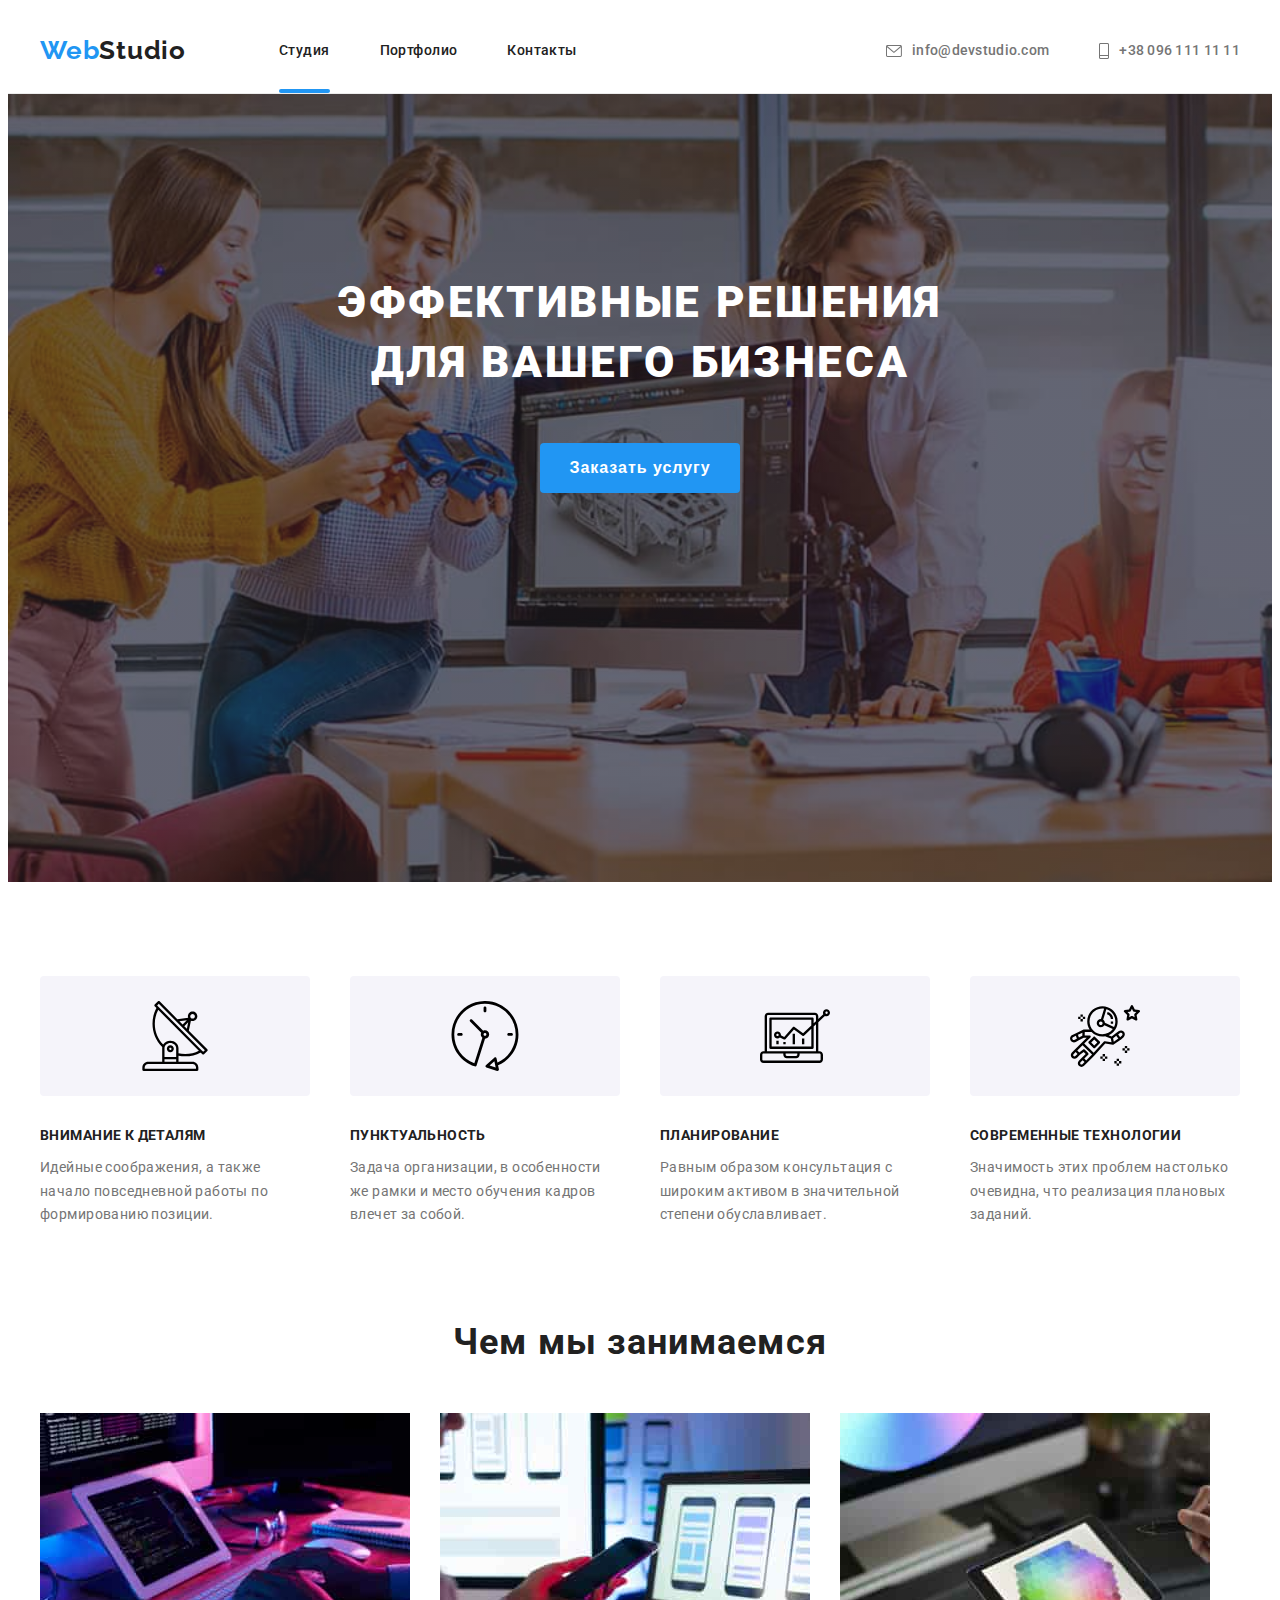
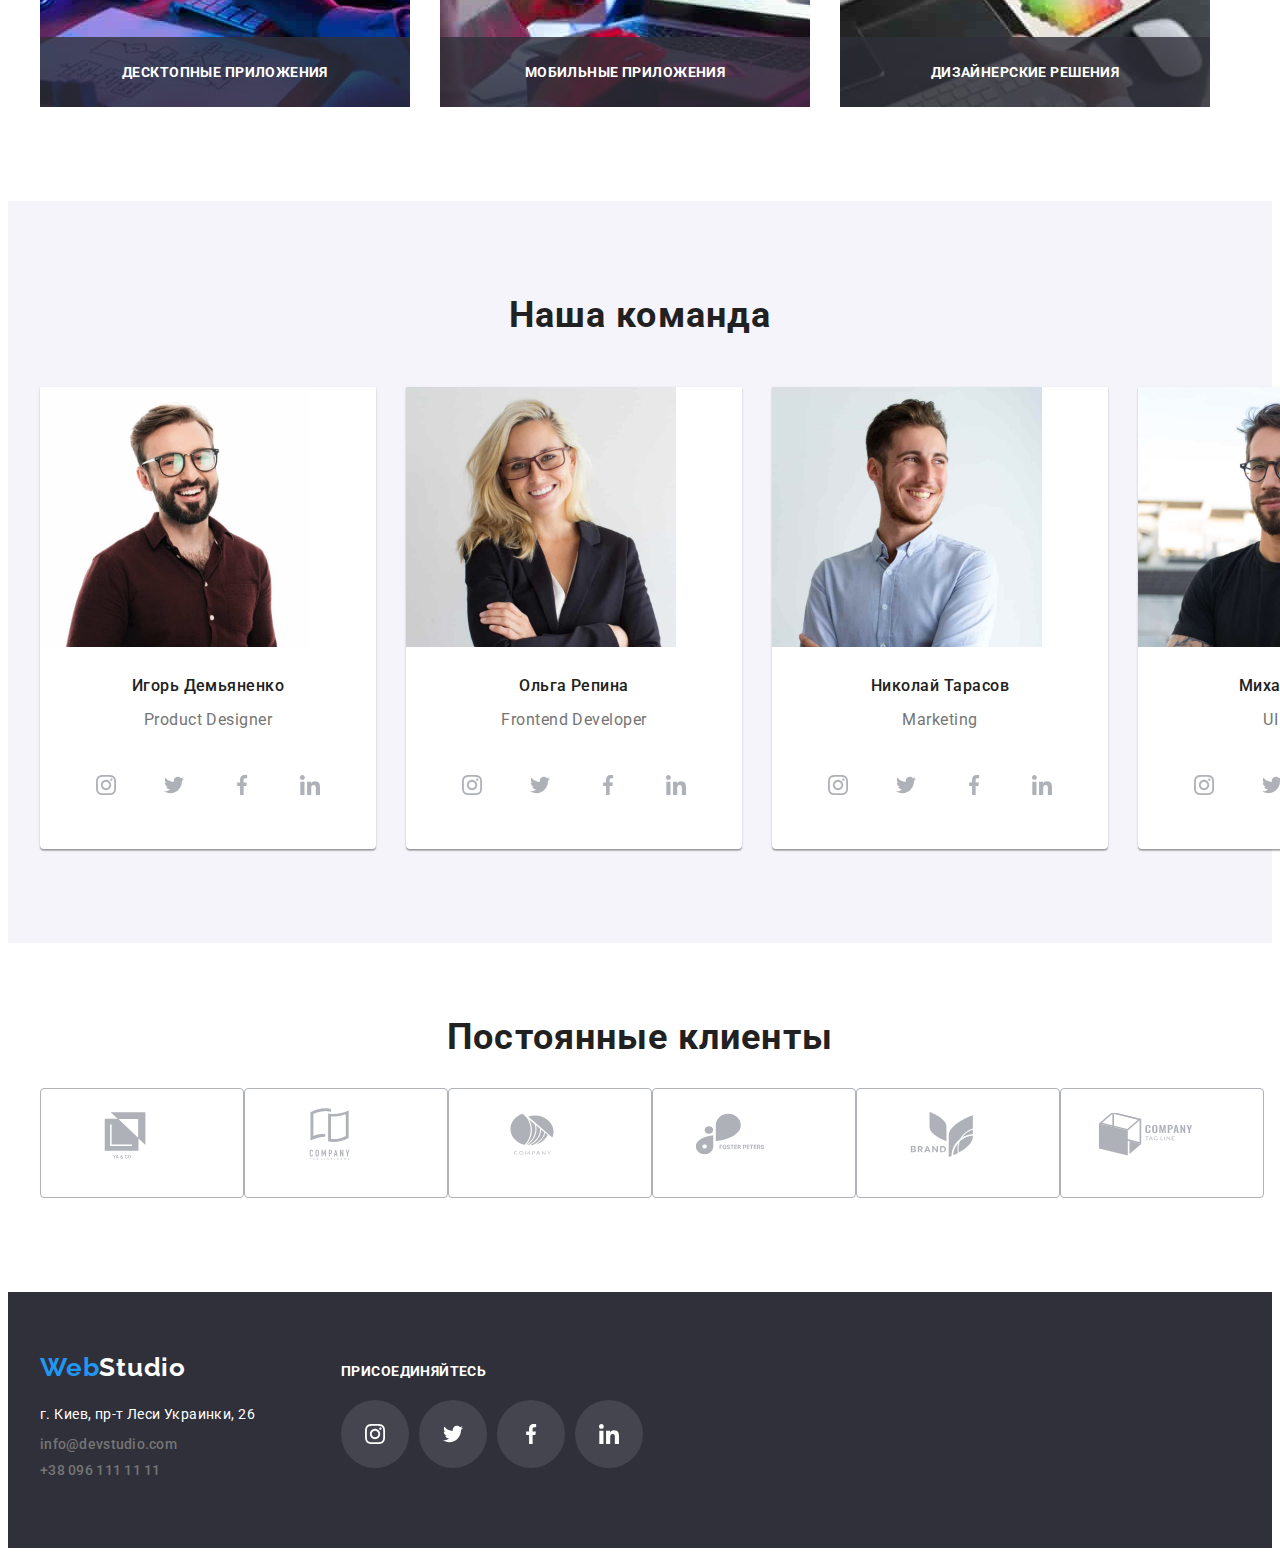
<file: index.html>
<!DOCTYPE html>
<html lang="ru">
<head>
    <meta charset="UTF-8">
    <meta http-equiv="X-UA-Compatible" content="IE=edge">
    <meta name="viewport" content="width=device-width, initial-scale=1.0">    
    <link rel="preconnect" href="https://fonts.googleapis.com">
    <link rel="preconnect" href="https://fonts.gstatic.com" crossorigin>
    <link href="https://fonts.googleapis.com/css2?family=Raleway:wght@700&family=Roboto:wght@400;500;700;900&display=swap"
          rel="stylesheet">    
    <link rel="stylesheet" href="https://cdnjs.cloudflare.com/ajax/libs/modern-normalize/1.1.0/modern-normalize.min.css"
      integrity="sha512-wpPYUAdjBVSE4KJnH1VR1HeZfpl1ub8YT/NKx4PuQ5NmX2tKuGu6U/JRp5y+Y8XG2tV+wKQpNHVUX03MfMFn9Q=="
      crossorigin="anonymous" referrerpolicy="no-referrer"/>
    <link rel="stylesheet" href="./css/styles.css">
    
   
    <title>goit-markup-hw-05</title>
</head>
<body>
                               <!-- /* навигация */ -->
  <header class="header ">
    <div class="container contact-heder-nav">
      <nav class=" main-nav">
      <a href="./index.html" class="logo-link">Web<span class="color">Studio</span></a> 
        
      <ul class="site-nav list">
         <li class="item">
             <a href="./index.html" class="link current-header">Студия</a>
        </li>
         <li class="item">
             <a href="./portfolio.html" class="link">Портфолио</a>
         </li>
         <li class="item">
             <a href="#" class="link">Контакты</a>
         </li>
     </ul>
    </nav>
    <ul class="contact-site list">
      <li class="item">
        <a href="mailto:info@devstudio.com" class="contact-link" >
          <svg class="icon-mail">
            <use href="./images-svg/icon-svg/sprite.svg#icon-email"></use>
          </svg> info@devstudio.com</a>
      </li>
      <li class="item">
        <a href="tel:+380961111111" class="contact-link"><svg class="icon-phone">
          <use href="./images-svg/icon-svg/sprite.svg#icon-phone"></use>
        </svg>+38 096 111 11 11</a>
      </li>
    </ul>
    </div>
  </header>

  <main>         
                       <!-- герой-шапка сайта       -->
<section class="section hero-section overlay">  
  <div class="container hero">
      <h1 class="hero-title">Эффективные решения для вашего бизнеса</h1>
      <button  type="button" class="pointer-main" data-modal-open>Заказать услугу</button> 

      <div class="backdrop is-hidden" data-modal>   
        <div class="modal">
       <button  class="button-close" data-modal-close>
        <svg class="icon-close" width="18" height="18">
          <use href="./images-svg/icon-svg/sprite.svg#icon-close">
          </use>
        </svg>
       </button>  
       </div>
      </div>
      
   </div>
</section>
                <!-- /* Преймущество */ -->
<section  class="section advantage-section">
  <div class="container">
      <h2 class="advantage">Преимущество</h2>
     <ul class="advantage-list">
      <li class="item features">
        <div class="features-icons">
        <svg class="features-icon" width="70" height="70" >
          <use href="./images-svg/icon-svg/sprite.svg#icon-1"  ></use>
        </svg>
      </div>
        <h3 class="advantage-title">Внимание к деталям</h3>
        <p class="title">Идейные соображения, а также начало повседневной работы по формированию позиции.</p>
      </li>
      <li class="item features">
        <div class="features-icons">
          <svg class="features-icon" width="70" height="70" >
            <use href="./images-svg/icon-svg/sprite.svg#icon-2"></use>
          </svg>
        </div>
        <h3 class="advantage-title">Пунктуальность</h3>
        <p class="title">Задача организации, в особенности же рамки и место обучения кадров влечет за собой.</p>
      </li>
      <li class="item features">
        <div class="features-icons">
          <svg class="features-icon" width="70" height="70">
            <use href="./images-svg/icon-svg/sprite.svg#icon-3"></use>
          </svg>
        </div>
        <h3 class="advantage-title">Планирование</h3>
        <p class="title">Равным образом консультация с широким активом в значительной степени обуславливает.</p>
    </li>   
      <li class="item features">
        <div class="features-icons">
          <svg class="features-icon"  width="70" height="70">
            <use href="./images-svg/icon-svg/sprite.svg#icon-4" ></use>
          </svg>
        </div>
        <h3 class="advantage-title">Современные технологии</h3>
        <p class="title">Значимость этих проблем настолько очевидна, что реализация плановых заданий.</p>
      </li>
     </ul>
      </div>
     </section>
    
                      <!-- - /* Чем мы занимаемся */ -->
     <section class="section work-section">
      <div class="container">
        <h2 class="work-title">Чем мы занимаемся</h2>
      <ul class="work">
           <li class="work-images">
            <div class="work-desktop">
               <img  src="./images-svg/images-main_page/img1.jpg" width="370" alt="Планирование">
                <p class="work-text">Десктопные приложения</p>
            </div>
          </li>
           <li class="work-images">
             <div  class="work-desktop">
              <img src="./images-svg/images-main_page/img2.jpg" width="370" alt="Внимание к деталям">
               <p class="work-text">Мобильные приложения</p>
            </div>
          </li>
           <li class="work-images">
             <div class="work-desktop">
             <img src="./images-svg/images-main_page/img3.jpg" width="370" alt="Современные технологии">
             <p class="work-text">Дизайнерские решения</p>
             </div>
          </li>
       </ul>
      </div>
     </section>
                      <!-- наша команда -->
     <section class="section team">
        <div class="container">                
       <h2 class="title">Наша команда</h2>
    <ul class="team">
       <li class="team-border">
         <img class="team-img" src="./images-svg/images-main_page/IgorDemyanenko.jpg" width="270" alt="Product Designer">
         <h3 class="team-title">Игорь Демьяненко </h3>
         <p class="team-text">Product Designer</p>
         <ul class="team-social"> 
         <li class="social">
          <a class="social-link" href="#">
            <div class="hover-social-link">
            <svg class="social-icon" width="20" height="20" aria-label="Instagram">
              <use href="images-svg/icon-svg/sprite.svg#instagram"></use>
            </svg>
          </div>
          </a>
        </li>
        <li class="social">
          <a class="social-link" href="#">
            <div class="hover-social-link">
            <svg class="social-icon" width="20" height="20"  aria-label="Twitter">
              <use href="images-svg/icon-svg/sprite.svg#twiter"></use>
            </svg>
          </div>
          </a>
        </li>
        <li class="social">
          <a class="social-link" href="#">
            <div class="hover-social-link">
            <svg class="social-icon" width="20" height="20" aria-label="Facebook">
              <use href="images-svg/icon-svg/sprite.svg#facebook"></use>
            </svg>
          </div>
          </a>
        </li>
        <li class="social">
          <a class="social-link" href="#">
            <div class="hover-social-link">
            <svg class="social-icon" width="20" height="20" aria-label="LinkedIn">
              <use href="images-svg/icon-svg/sprite.svg#linkedin"></use>
            </svg>
          </div>
          </a>
        </li>
       </ul>
       <li class="team-border">
         <img class="team-img" src="./images-svg/images-main_page/OlgaRepa.jpg" width="270" alt="Frontend Developer">
         <h3 class="team-title">Ольга Репина</h3>
         <p class="team-text">Frontend Developer</p>
         <ul class="team-social"> 
          <li class="social">
            <a class="social-link" href="#">
              <div class="hover-social-link">
              <svg class="social-icon" width="20" height="20" aria-label="Instagram">
                <use href="images-svg/icon-svg/sprite.svg#instagram"></use>
              </svg>
            </div>
            </a>
          </li>
          <li class="social">
            <a class="social-link" href="#">
              <div class="hover-social-link">
              <svg class="social-icon" width="20" height="20"  aria-label="Twitter">
                <use href="images-svg/icon-svg/sprite.svg#twiter"></use>
              </svg>
            </div>
            </a>
          </li>
          <li class="social">
            <a class="social-link" href="#">
              <div class="hover-social-link">
              <svg class="social-icon" width="20" height="20" aria-label="Facebook">
                <use href="images-svg/icon-svg/sprite.svg#facebook"></use>
              </svg>
            </div>
            </a>
          </li>
          <li class="social">
            <a class="social-link" href="#">
              <div class="hover-social-link">
              <svg class="social-icon" width="20" height="20" aria-label="LinkedIn">
                <use href="images-svg/icon-svg/sprite.svg#linkedin"></use>
              </svg>
            </div>
            </a>
          </li>
        </ul>
       </li>
       <li class="team-border">
         <img class="team-img" src="./images-svg/images-main_page/MukolaTarasiv.jpg" width="270" alt="Marketing">
         <h3 class="team-title">Hиколай Тарасов </h3>
         <p class="team-text">Marketing</p>
         <ul class="team-social"> 
          <li class="social">
            <a class="social-link" href="#">
              <div class="hover-social-link">
              <svg class="social-icon" width="20" height="20" aria-label="Instagram">
                <use href="images-svg/icon-svg/sprite.svg#instagram"></use>
              </svg>
            </div>
            </a>
          </li>
          <li class="social">
            <a class="social-link" href="#">
              <div class="hover-social-link">
              <svg class="social-icon" width="20" height="20"  aria-label="Twitter">
                <use href="images-svg/icon-svg/sprite.svg#twiter"></use>
              </svg>
            </div>
            </a>
          </li>
          <li class="social">
            <a class="social-link" href="#">
              <div class="hover-social-link">
              <svg class="social-icon" width="20" height="20" aria-label="Facebook">
                <use href="images-svg/icon-svg/sprite.svg#facebook"></use>
              </svg>
            </div>
            </a>
          </li>
          <li class="social">
            <a class="social-link" href="#">
              <div class="hover-social-link">
              <svg class="social-icon" width="20" height="20" aria-label="LinkedIn">
                <use href="images-svg/icon-svg/sprite.svg#linkedin"></use>
              </svg>
            </div>
            </a>
          </li>
        </ul>
       </li>
       <li class="team-border">
         <img class="team-img" src="./images-svg/images-main_page/MuhailoJarmakov.jpg" width="270" alt="UI Designer">
         <h3 class="team-title"> Михаил Ермаков </h3>
          <p class="team-text">UI Designer</p>
          <ul class="team-social"> 
            <li class="social">
              <a class="social-link" href="#">
                <div class="hover-social-link">
                <svg class="social-icon" width="20" height="20" aria-label="Instagram">
                  <use href="images-svg/icon-svg/sprite.svg#instagram"></use>
                </svg>
              </div>
              </a>
            </li>
            <li class="social">
              <a class="social-link" href="#">
                <div class="hover-social-link">
                <svg class="social-icon" width="20" height="20"  aria-label="Twitter">
                  <use href="images-svg/icon-svg/sprite.svg#twiter"></use>
                </svg>
              </div>
              </a>
            </li>
            <li class="social">
              <a class="social-link" href="#">
                <div class="hover-social-link">
                <svg class="social-icon" width="20" height="20" aria-label="Facebook">
                  <use href="images-svg/icon-svg/sprite.svg#facebook"></use>
                </svg>
              </div>
              </a>
            </li>
            <li class="social">
              <a class="social-link" href="#">
                <div class="hover-social-link">
                <svg class="social-icon" width="20" height="20" aria-label="LinkedIn">
                  <use href="images-svg/icon-svg/sprite.svg#linkedin"></use>
                </svg>
              </div>
              </a>
            </li>
           </ul>
          </li>
       </ul>
      </div>
     </section>
                         <!-- Постоянные клиенты -->
      <section class="section clients">
        <div class="container">
          <h2 class="clients-title">Постоянные клиенты</h2>
          <ul class="clients-list">
            <li class="clients-item">
              <a class="clients-link" href="#">
              <div class="hover-clients-link">
               <svg class="clients-icon">
                <use href="./images-svg/icon-svg/sprite.svg#icon-5" width="106" height="60" aria-label="LinkedIn"></use>
              </svg>
             </div>
            </a>
          </li>
           <li class="clients-item">
            <a class="clients-link" href="#">
            <div class="hover-clients-link">
             <svg class="clients-icon">
              <use href="./images-svg/icon-svg/sprite.svg#icon-6" width="106" height="60" aria-label="LinkedIn"></use>
            </svg>
           </div>
          </a>
         </li>
         <li class="clients-item">
          <a class="clients-link" href="#">
          <div class="hover-clients-link">
           <svg class="clients-icon">
            <use href="./images-svg/icon-svg/sprite.svg#icon-7" width="106" height="60" aria-label="LinkedIn"></use>
          </svg>
         </div>
        </a>
       </li>
       <li class="clients-item">
        <a class="clients-link" href="#">
        <div class="hover-clients-link">
         <svg class="clients-icon">
          <use href="./images-svg/icon-svg/sprite.svg#icon-8" width="106" height="60" aria-label="LinkedIn"></use>
        </svg>
       </div>
      </a>
     </li>
     <li class="clients-item">
      <a class="clients-link" href="#">
      <div class="hover-clients-link">
       <svg class="clients-icon">
        <use href="./images-svg/icon-svg/sprite.svg#icon-9" width="106" height="60" aria-label="LinkedIn"></use>
      </svg>
     </div>
    </a>
   </li>
   <li class="clients-item">
    <a class="clients-link" href="#">
    <div class="hover-clients-link">
     <svg class="clients-icon">
      <use href="./images-svg/icon-svg/sprite.svg#icon-10" width="106" height="60" aria-label="LinkedIn"></use>
      </svg>
     </div>
    </a>
   </li>
  </ul>
 </div>
</section> 
  </main>
                          <!-- футер -->
  <footer class="footer">
    <div class="container">
    <div class="footer-conteiner">                      
    <a href="#" class="logo-link">Web<span class="color-studio">Studio</span></a>
    <address class="address-style">
    <ul class="footer-contact">
      <li class="address-contact">
        <a class="address-link" href="#">г. Киев, пр-т Леси Украинки, 26</a>
      </li>
      <li class="address-contact">
        <a class="contact-link" href="mailto:info@devstudio.com">info@devstudio.com</a>
      </li>
      <li class="address-contact">
        <a class="contact-link" href="tel:+380961111111">+38 096 111 11 11</a>
      </li>
    </ul>
   </address>
  </div>
  <div class="footer-join" >
    <p class="join-text">присоединяйтесь</p>
    <ul class="join-social"> 
      <li class="social">
        <a class="social-link" href="#">
          <div class="hover-social-link">
          <svg class="footer-social-icon" width="20" height="20" aria-label="Instagram">
            <use href="images-svg/icon-svg/sprite.svg#instagram"></use>
          </svg>
        </div>
        </a>
      </li>
      <li class="social">
        <a class="social-link" href="#">
          <div class="hover-social-link">
          <svg class="footer-social-icon" width="20" height="20"  aria-label="Twitter">
            <use href="images-svg/icon-svg/sprite.svg#twiter"></use>
          </svg>
        </div>
        </a>
      </li>
      <li class="social">
        <a class="social-link" href="#">
          <div class="hover-social-link">
          <svg class="footer-social-icon" width="20" height="20" aria-label="Facebook">
            <use href="images-svg/icon-svg/sprite.svg#facebook"></use>
          </svg>
        </div>
        </a>
      </li>
      <li class="social">
        <a class="social-link" href="#">
          <div class="hover-social-link">
          <svg class="footer-social-icon" width="20" height="20" aria-label="LinkedIn">
            <use href="images-svg/icon-svg/sprite.svg#linkedin"></use>
          </svg>
        </div>
        </a>
      </li>
    </ul>
  </div>
</div>
</footer>
<script src="./js/modal.js"></script>
</body>
</html>
</file>
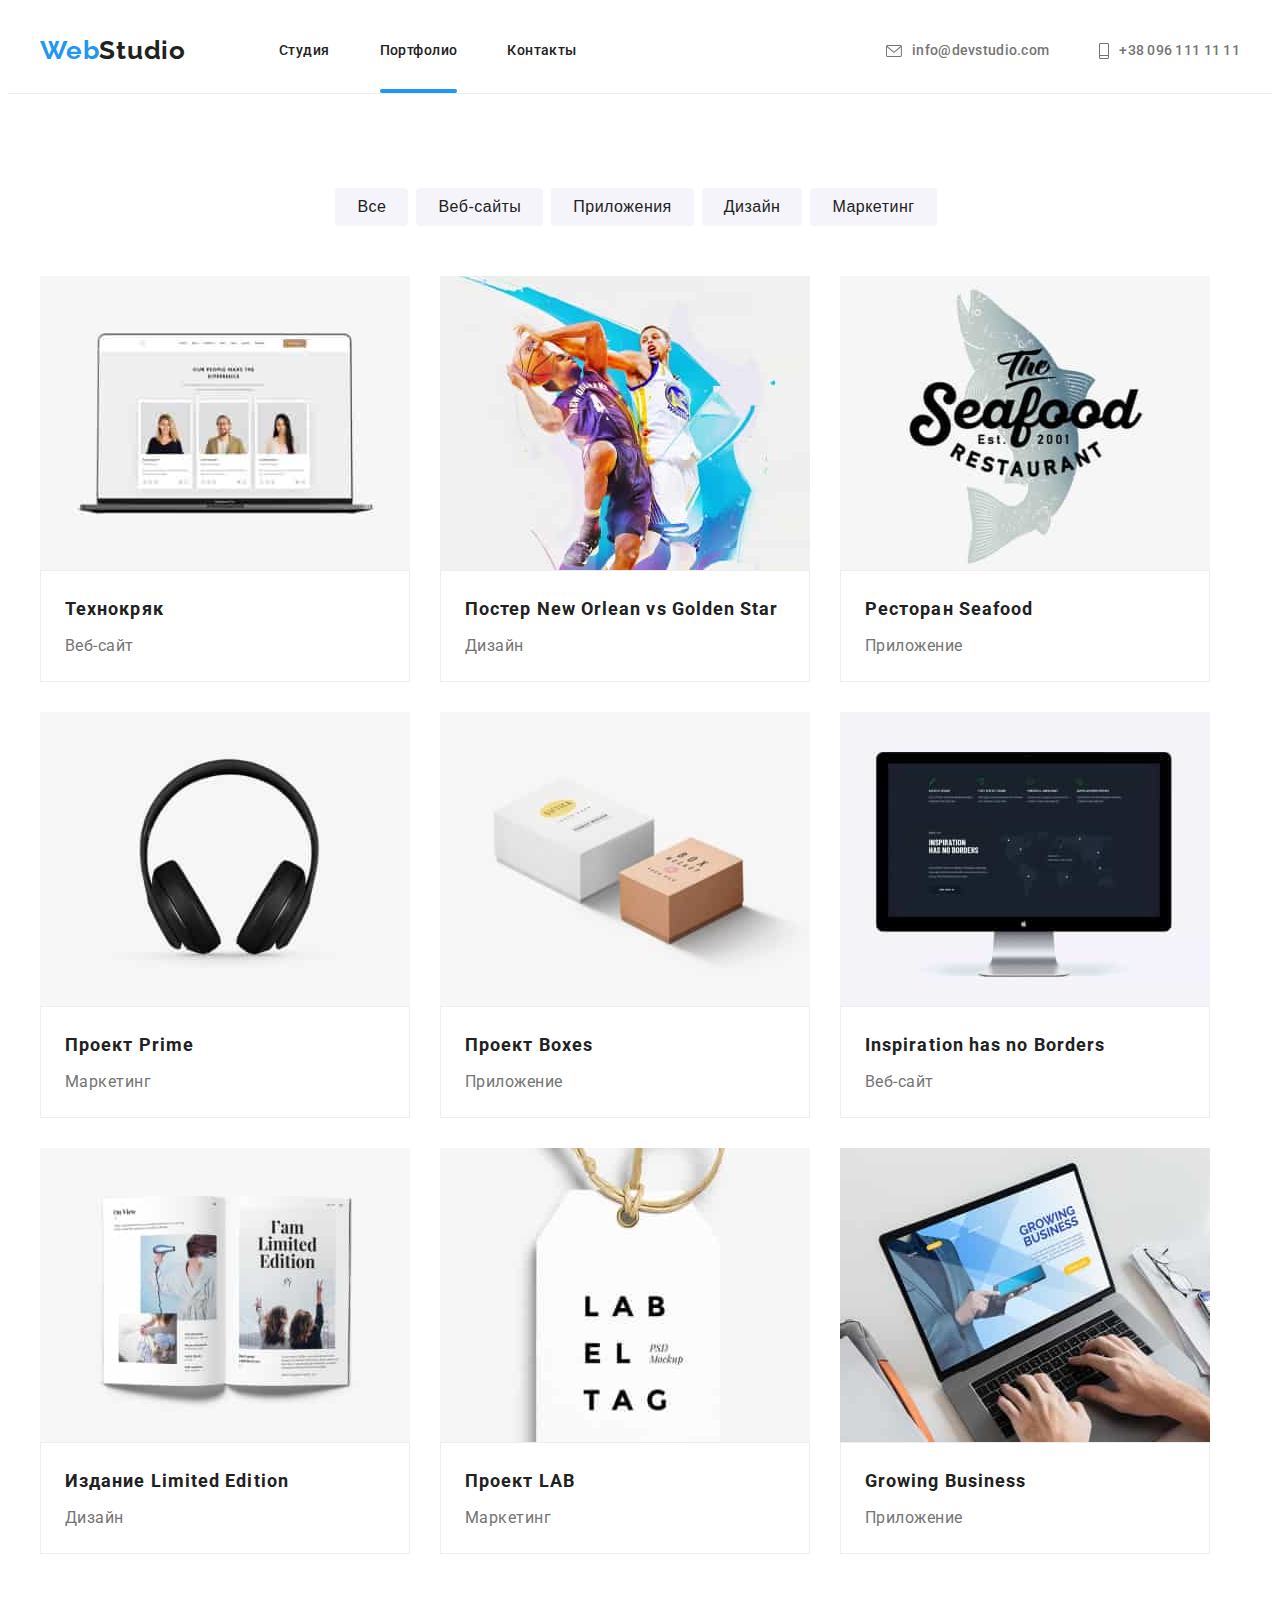
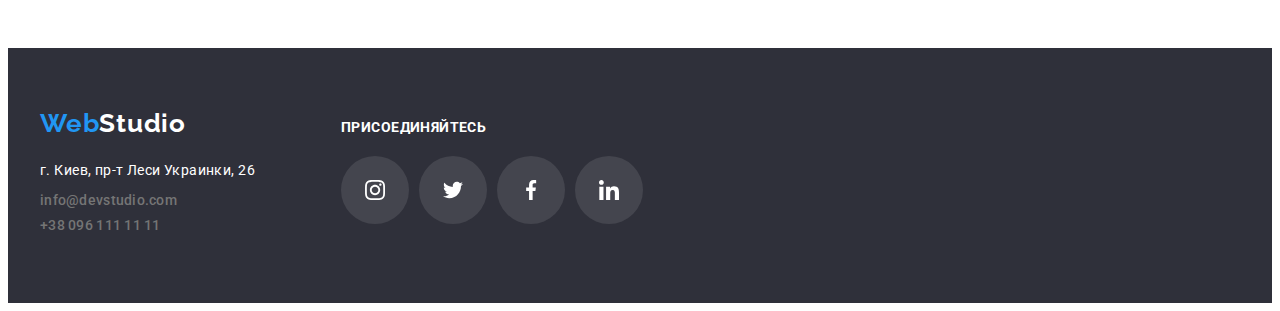
<file: portfolio.html>
<!DOCTYPE html>
<html lang="ru">
<head>
    <meta charset="UTF-8">
    <meta http-equiv="X-UA-Compatible" content="IE=edge">
    <meta name="viewport" content="width=device-width, initial-scale=1.0">    
    <link rel="preconnect" href="https://fonts.googleapis.com">
    <link rel="preconnect" href="https://fonts.gstatic.com" crossorigin>
    <link href="https://fonts.googleapis.com/css2?family=Raleway:wght@700&family=Roboto:wght@400;500;700;900&display=swap"
          rel="stylesheet">    
    <link rel="stylesheet" href="https://cdnjs.cloudflare.com/ajax/libs/modern-normalize/1.1.0/modern-normalize.min.css"
      integrity="sha512-wpPYUAdjBVSE4KJnH1VR1HeZfpl1ub8YT/NKx4PuQ5NmX2tKuGu6U/JRp5y+Y8XG2tV+wKQpNHVUX03MfMFn9Q=="
      crossorigin="anonymous" referrerpolicy="no-referrer"/>
    <link rel="stylesheet" href="./css/styles.css">
    
   
    <title>goit-markup-hw-05</title>
</head>
<body>
     <!-- /* навигация */ -->
     <header class="header ">
        <div class="container contact-heder-nav">
          <nav class=" main-nav">
          <a href="./index.html" class="logo-link">Web<span class="color">Studio</span></a> 
            
          <ul class="site-nav list">
             <li class="item">
                 <a href="./index.html" class="link ">Студия</a>
            </li>
             <li class="item site-nav-li ">
                 <a href="./portfolio.html" class="link current-header">Портфолио</a>
             </li>
             <li class="item">
                 <a href="#" class="link">Контакты</a>
             </li>
         </ul>
        </nav>
        <ul class="contact-site list">
          <li class="item">
            <a href="mailto:info@devstudio.com" class="contact-link" >
              <svg class="icon-mail">
                <use href="./images-svg/icon-svg/sprite.svg#icon-email"></use>
              </svg> info@devstudio.com</a>
          </li>
          <li class="item">
            <a href="tel:+380961111111" class="contact-link"><svg class="icon-phone">
              <use href="./images-svg/icon-svg/sprite.svg#icon-phone"></use>
            </svg>+38 096 111 11 11</a>
          </li>
        </ul>
        </div>
      </header>
<main>
                   <!-- /* Услуги */ -->
    <section class="section services "> 
        <div class="container ">
        <h1 class="servisces-title">Услуги</h1>
        <ul class="servisces-button">
            <li class="title-button">
                <button type="button" class="pointer ">Все</button>
            </li>
            <li class="title-button">
                <button type="button" class="pointer current">Веб-сайты</button>
            </li>
            <li class="title-button">
                <button type="button" class="pointer">Приложения</button>
            </li>
            <li class="title-button">
                <button type="button" class="pointer">Дизайн</button>
            </li>
            <li class="title-button">
                <button type="button" class="pointer">Маркетинг</button>
            </li>
       </ul>
      
                    <!-- фото портфоліо -->
                                  
        <ul class="img-container">
            <li class="img-portfolio">
                <a class="box-shadow" href="#">
                 <div class="overlay-portfolio">
                  <img src="./images-svg/images-portfolio/img1.jpg" width="370" alt="Технокряк">
                    <p class="overlay-prtfolio-text">Ресурс предлагает комплексные предложения с разным уровнем функционала и
                        сервисов. Все это позволит посетителю получить исчерпывающие сведения о
                        компании или частном лице.</p>
                 </div>
                 <div class="title-text-portfolio">
                    <h2 class="title-portfolio">Технокряк</h2>
                    <p class="text">Веб-сайт</p>
                </div>
               </a>
            </li>
            <li class="img-portfolio">
                <a class="box-shadow" href="#">
                    <div class="overlay-portfolio">
                        <img src="./images-svg/images-portfolio/img2.jpg" width="370" alt="Постер новый Арлеан голден стар">
                        <p class="overlay-prtfolio-text">Ресурс предлагает комплексные предложения с разным уровнем функционала и
                            сервисов. Все это позволит посетителю получить исчерпывающие сведения о
                            компании или частном лице.</p>
                     </div>
                  <div class="title-text-portfolio">
                    <h2 class="title-portfolio">Постер New Orlean vs Golden Star</h2>
                    <p class="text">Дизайн</p>
                </div>
               </a>
              </li>
            <li class="img-portfolio">
                <a class="box-shadow" href="#">
                    <div class="overlay-portfolio">
                        <img src="./images-svg/images-portfolio/img3.jpg" width="370" alt="Постер Ресторан морской еды">
                        <p class="overlay-prtfolio-text">Ресурс предлагает комплексные предложения с разным уровнем функционала и
                            сервисов. Все это позволит посетителю получить исчерпывающие сведения о
                            компании или частном лице.</p>
                     </div>
                 <div class="title-text-portfolio">
                    <h2 class="title-portfolio">Ресторан Seafood</h2>
                    <p class="text">Приложение</p>
                </div>
               </a>
              </li>
            <li class="img-portfolio">
                <a class="box-shadow" href="#">
                    <div class="overlay-portfolio">
                        <img src="./images-svg/images-portfolio/img4.jpg" width="370" alt="Проект-маркетинг">
                        <p class="overlay-prtfolio-text">Ресурс предлагает комплексные предложения с разным уровнем функционала и
                            сервисов. Все это позволит посетителю получить исчерпывающие сведения о
                            компании или частном лице.</p>
                     </div>
                <div class="title-text-portfolio">
                    <h2 class="title-portfolio">Проект Prime</h2>
                    <p class="text">Маркетинг</p>
                </div>
               </a>
              </li>
            <li class="img-portfolio">
                <a class="box-shadow" href="#">
                    <div class="overlay-portfolio">
                        <img src="./images-svg/images-portfolio/img5.jpg" width="370" alt="Проект в коробке">
                        <p class="overlay-prtfolio-text">Ресурс предлагает комплексные предложения с разным уровнем функционала и
                            сервисов. Все это позволит посетителю получить исчерпывающие сведения о
                            компании или частном лице.</p>
                     </div>
                <div class="title-text-portfolio">
                    <h3 class="title-portfolio">Проект Boxes</h3>
                    <p class="text">Приложение</p>
                </div>
               </a>
              </li>
            <li class="img-portfolio">
                <a class="box-shadow" href="#">
                    <div class="overlay-portfolio">
                        <img src="./images-svg/images-portfolio/img6.jpg" width="370" alt="Международный Веб-сайт">
                        <p class="overlay-prtfolio-text">Ресурс предлагает комплексные предложения с разным уровнем функционала и
                            сервисов. Все это позволит посетителю получить исчерпывающие сведения о
                            компании или частном лице.</p>
                     </div>
                <div class="title-text-portfolio">
                    <h2 class="title-portfolio ">Inspiration has no Borders</h2>
                    <p class="text">Веб-сайт</p>
                 </div>
                </a>
            </li>
            <li class="img-portfolio">
                <a class="box-shadow" href="#">
                    <div class="overlay-portfolio">
                        <img src="./images-svg/images-portfolio/img7.jpg" width="370" alt="Леметированый дизайн">
                        <p class="overlay-prtfolio-text">Ресурс предлагает комплексные предложения с разным уровнем функционала и
                            сервисов. Все это позволит посетителю получить исчерпывающие сведения о
                            компании или частном лице.</p>
                     </div>
                <div class="title-text-portfolio">
                    <h2 class="title-portfolio">Издание Limited Edition</h2>
                    <p class="text">Дизайн</p>
                 </div>
                </a>
            </li >
            <li class="img-portfolio">
                <a class="box-shadow" href="#">
                    <div class="overlay-portfolio">
                        <img src="./images-svg/images-portfolio/img8.jpg" width="370" alt="Проектная лабаратория">
                        <p class="overlay-prtfolio-text">Ресурс предлагает комплексные предложения с разным уровнем функционала и
                            сервисов. Все это позволит посетителю получить исчерпывающие сведения о
                            компании или частном лице.</p>
                     </div>
                 <div class="title-text-portfolio">
                    <h2 class="title-portfolio">Проект LAB</h2>
                    <p class="text">Маркетинг</p>
                </div>
               </a>
              </li>
            <li class="img-portfolio">
                <a class="box-shadow" href="#">
                    <div class="overlay-portfolio">
                        <img src="./images-svg/images-portfolio/img9.jpg" width="370" alt="Продвижение бизнеса">
                        <p class="overlay-prtfolio-text">Ресурс предлагает комплексные предложения с разным уровнем функционала и
                            сервисов. Все это позволит посетителю получить исчерпывающие сведения о
                            компании или частном лице.</p>
                     </div>
                   <div class="title-text-portfolio">
                    <h2 class="title-portfolio">Growing Business</h2>
                    <p class="text">Приложение</p>
                 </div>
                </a>
            </li>
         </ul>
        
        </div>
    </section>
</main>
                                       <!-- футер -->
<footer class="footer">
    <div class="container">
    <div class="footer-conteiner">                      
    <a href="#" class="logo-link">Web<span class="color-studio">Studio</span></a>
    <address class="address-style">
    <ul class="footer-contact">
        <li class="address-contact">
        <a class="address-link" href="#">г. Киев, пр-т Леси Украинки, 26</a>
        </li>
        <li class="address-contact">
        <a class="contact-link" href="mailto:info@devstudio.com">info@devstudio.com</a>
        </li>
        <li class="address-contact">
        <a class="contact-link" href="tel:+380961111111">+38 096 111 11 11</a>
        </li>
    </ul>
    </address>
    </div>
    <div class="footer-join" >
    <p class="join-text">присоединяйтесь</p>
    <ul class="join-social"> 
        <li class="social">
        <a class="social-link" href="#">
            <div class="hover-social-link">
            <svg class="footer-social-icon" width="20" height="20" aria-label="Instagram">
            <use href="images-svg/icon-svg/sprite.svg#instagram"></use>
            </svg>
        </div>
        </a>
        </li>
        <li class="social">
        <a class="social-link" href="#">
            <div class="hover-social-link">
            <svg class="footer-social-icon" width="20" height="20"  aria-label="Twitter">
            <use href="images-svg/icon-svg/sprite.svg#twiter"></use>
            </svg>
        </div>
        </a>
        </li>
        <li class="social">
        <a class="social-link" href="#">
            <div class="hover-social-link">
            <svg class="footer-social-icon" width="20" height="20" aria-label="Facebook">
            <use href="images-svg/icon-svg/sprite.svg#facebook"></use>
            </svg>
        </div>
        </a>
        </li>
        <li class="social">
        <a class="social-link" href="#">
            <div class="hover-social-link">
            <svg class="footer-social-icon" width="20" height="20" aria-label="LinkedIn">
            <use href="images-svg/icon-svg/sprite.svg#linkedin"></use>
            </svg>
        </div>
        </a>
        </li>
    </ul>
    </div>
    </div>
 </footer>
</body>
</html>
</file>
<file: css/styles.css>
:root {
  /* гланый заголововк цвет текста */
    --main-title-color: #fff;
    /* главний цвет текста */
    --primery-text-colot: #212121;
    /* вторичний цвет текста */
    --tiele-text-color: #757575;
    /* цвет акцент навидение на ссылку */
    --accent-color: #2196F3;
    /* цвет основной кнопки */
    --primery-button-colot: #fff;
    /* цвет логотипа вторичний хедер */
    --logo-header-color:#212121;
    /* цвет логотипа вторичний футер */
    --logo-footer-color:#fff;
  }
  
  /* html. студия */
  
  ul{
    list-style-type: none;
    margin: 0;
    padding: 0;
  }
  
  /* html {
    box-sizing: border-box;
  } */
  
  /* *,
  *::after,
  *::before {
    box-sizing: inherit;
  } */
  
  /* Стили для обнуления верхних отступов у элементов */
  h1,
  h2,
  h3,
  h4,
  h5,
  h6,
  p {
      margin: 0;
  }
  
  /* Класс для обнуления базовых свойств у списков (ul) */
  /* .list {
    list-style: none;
    padding-left: 0;
    margin: 0;
  } */
  
  /* Класс для обнуления базовых свойств у ссылок */
  /* .link {
    text-decoration: none;
    color: inherit;
  } */
  
  /* Свойства для корректного отображения картинок */
  /* img {
    display: block;
    max-width: 100%;
    height: auto;
  } */
  
  /* хедер */
  
  .header {
    background-color: #fff;
    font-weight: 500;
    font-size: 14px;
    line-height: 1.5; 
    border-bottom: 1px solid #ECECEC;
    }
  
  body {
      
      font-family: 'Roboto' , sans-serif;
      font-size: 14px;
      letter-spacing: 0.03em;
      background-color: #fff;
      color: var(--primery-text-colot);
  }
  
  /* site-nav цвет навигации */
  
  .site-nav .link {
    position: relative;
    display: block;
    padding-top: 32px;
    padding-bottom: 32px;
    color: var(--primery-text-colot);
    text-decoration: none;
  }
  
  .site-nav-li{
    position: relative;
    /* display: block;
     */
  }


  .contact-site .contact-link{
    display: flex;
    padding-top: 32px;
    padding-bottom: 32px;
    margin-right: 50; 
    color: var(--tiele-text-color);
  
  }

  
  
  .icon-mail {
    width: 16px;
    height: 12px;
    fill: currentColor;
    margin-right: 10px;
   margin-top: 2px;
  } 
  
  .icon-phone{
    width: 10px;
    height: 16px;
    fill: currentColor;
    margin-right: 10px;
   }
  
  .contact-site {
  display: flex;
  margin-left: auto;
  }
  
  
  .site-nav .link:hover,
  .site-nav .link:focus {
       color: var(--accent-color) ;
       transition-duration: 250ms;
       transition-timing-function: cubic-bezier(0.4, 0, 0.2, 1);
  }


  .contact-site a:hover,
  .contact-site a:focus {
color: var(--accent-color);
transition-duration: 250ms;
transition-timing-function: cubic-bezier(0.4, 0, 0.2, 1);
}
  
  .site-nav .item:not(:last-child) {
  margin-right: 50px;
  }
  
  .contact-site .item:not(:last-child) {
  margin-right: 50px;
      
   }
  
  .contact-heder-nav{
    display: flex;
    align-items: center;
  }
  
  .container .contact-heder-nav{
      display: flex;
      align-items: center;
    
  }
  
  .main-nav {
    display: flex;
    align-items: center;
  
  }
  
  .site-nav {
  display: flex;
  margin-left: 93px;
  
  }

    
  
  .site-nav .link.current {
    color: var(--accent-color);
       
  }
    
  
  .contact-link:hover,
  .contact-link:focus {
       color:var(--accent-color);
       transition-duration: 250ms;
       transition-timing-function: cubic-bezier(0.4, 0, 0.2, 1);
  }

   .current-header::after {
    position: absolute;
    bottom: 0;
    content: "";
    display: block;
    height: 4px;
    width: 100%;
    background-color: var(--accent-color);
    border-radius: 2px;
  } 


  .container {
    width: 1200px;
    padding-left: 15px;
    padding-right: 15px;
    margin-left: auto;
    margin-right: auto;
  }
  
  
  .section{
    padding-top: 94px;
    padding-bottom: 94px;
  }
  
  /* < !-- герой-шапка сайта --> */
  .hero {
    padding: 85px 0;
    text-align: center;
   }
   
   .overlay {
    max-width: 1600px;
    height: 600px;
    margin-left: auto;
    margin-right: auto;
    background: #2F303A;
    background-image: linear-gradient(
        to right,
        rgba(47, 48, 58, 0.4),
        rgba(47, 48, 58, 0.4)
        ),
        url(../images-svg/images-main_page/hero-backgraund-image.jpg);
    background-size: cover;
    background-position: center;
}
  
  .hero-title {
    color:#fff ;
    font-weight: 900;
    font-size: 44px;
    line-height: 1.36;
    letter-spacing: 0.06em;
    text-transform: uppercase;
    text-align:center; 
    margin:0 auto ; 
    width: 696px;
  }

  .hero-button {
    /* border:none; */
  color: #fff;
  background-color: #2196F3;
  font-weight: 900;
  font-size: 44px;
  line-height: 1.36;
  }
  
  .pointer{
    padding-top: 6px;
    padding-right: 22px;
    padding-bottom: 6px;
    padding-left: 22px; 
    
   }
  
   .pointer-main {
     cursor: pointer;
     color: #fff;
     background-color: #2196F3;
     font-style: normal;
     font-weight: 700;
     font-size: 16px;
     line-height: 30px;
     letter-spacing: 0.06em;
     width: 200px;
     height: 50px;
     border-radius: 4px;
     border: none;
     margin-top: 50px;
     transition-duration: 250ms;
     transition-timing-function: cubic-bezier(0.4, 0, 0.2, 1);
        
      }


  

.backdrop{
position:fixed;
top:0;
left:0;
width: 100%;
height: 100%;
display: flex;
justify-content: center;
align-items: center;
opacity: 1;
z-index: 1;
transition-duration: 250ms;
transition-timing-function: cubic-bezier(0.4, 0, 0.2, 1);
}

.backdrop.is-hidden{
/* visibility: hidden; */
opacity: 0;
pointer-events: none;

}

.backdrop.is-hidden .modal {
  transform: translate(-50%, -50%) scale(2);
}

.modal{
  cursor: pointer;
   /* top:221px;
  left:536px; */
  position: absolute;
  top:50%;
  left:50%;
  transform: translate(-50%, -50%) scale(1);
  width: 528px;
  height: 581px;
  background-color: #fff;
  box-shadow: 0px 1px 3px rgba(0, 0, 0, 0.12), 
  0px 1px 1px rgba(0, 0, 0, 0.14),
  0px 2px 1px rgba(0, 0, 0, 0.2);
  border-radius: 4px;
  transition-duration: 250ms;
  transition-timing-function: cubic-bezier(0.4, 0, 0.2, 1);
  
}


.button-close{
  position: absolute;
  top: 8px;
  right: 8px;
  width: 30px;
  height: 30px;
  border-radius: 50%;
  background: #FFFFFF;
  border: 1px solid rgba(0, 0, 0, 0.1);
}

.icon-close {
  position: absolute;
  top: 8px;
  right: 8px;
  width: 11px;
  height: 11px;
  fill:#212121;
  transition-duration: 250ms;
  transition-timing-function: cubic-bezier(0.4, 0, 0.2, 1);

}



   /* преймущество */
  
  /* скритый заголовок Преймущуство */
  .advantage{
  display: none;
  }
  
    
  .advantage-list .title {
    width: 270px;
    margin-right: 30px ;
    color: var(--tiele-text-color);
    font-size: 14px;
    line-height: 1.71;
    letter-spacing: 0.03em;
    }
  
   .advantage-list{
    list-style-type: none;
    display: flex;
    justify-content:space-between;
    }

  
  .advantage-title {
    font-size: 14px;
    line-height: 1.4;
    letter-spacing: 0.03em;
    text-transform: uppercase;
    margin-bottom: 10px;
  }

  
.features-icons{
  display: flex;
  justify-content: center ;
  align-items: center;
  margin-bottom: 30px;
  width: 270px;
  height: 120px;
  background-color: #F5F4FA;
  border-radius: 4px;
}


.advantage-list{
  display: flex;
}

.features {
  width: 270px;
}

.features:not(:last-child) {
  margin-right: 30px;
}

  
  /* чем мы занимаемся */

  .work-section{
    padding-top: 0;
 
  }
  
  .work-title {
    text-align: center;
    font-size: 36px;
    line-height: 42px;
    letter-spacing: 0.03em;  
    margin-bottom: 50px;
    
  }

  .work-desktop{
    display: flex;
    position: relative;
  }


.work-text{
font-style: normal;
font-weight: 700;
font-size: 14px;
line-height: 1.14px;
text-align: center;
letter-spacing: 0.03em;
text-transform: uppercase;
color: #FFFFFF;
width: 100%;
height: 70px;
display: flex;
justify-content: center;
align-items: center; 
background: rgba(47, 48, 58, 0.8);
bottom: 0;
left: 0;
position: absolute;

}

 
  .work {
    list-style-type: none;
    display: flex;
  }
  
  img {
    display: block;
    max-width: 100%;
    height: auto;
    
  }
  
   .work-section .work-images + .work-images {
    margin-left: 30px;
  } 
    

  
  /* наша команда */
  .team {
    background-color: #F5F4FA ;
    display: flex;
    text-align: center;
        
  }
  
  .team-border {
    background-color: #fff;
       margin-right: 30px;
       box-shadow: 0px 1px 3px rgba(0, 0, 0, 0.12), 
       0px 1px 1px rgba(0, 0, 0, 0.14), 
       0px 2px 1px rgba(0, 0, 0, 0.2);
       border-radius: 0px 0px 4px 4px;
       transition-duration: 250ms;
       transition-timing-function: cubic-bezier(0.4, 0, 0.2, 1);
       
  }
  
  .team-img{
      margin-bottom: 30px;
  }
  
  .team-title {
  
    font-weight: 500;
    font-size: 16px;
    line-height: 1.18;
    letter-spacing: 0.03em;
     margin-bottom: 10px;
   
  }
  
  .team-text {
    color: var(--tiele-text-color);
    font-size: 16px;
    line-height: 1.8;
    letter-spacing: 0.03em;
    margin-bottom: 16px;
     
  }
  
  .team .title {
  font-weight: 700;
  font-size: 36px;
  line-height: 1.16;
  letter-spacing: 0.03em;
  margin-bottom: 50px;
  
  }
  
  
  
  
  /* футер */
  
  .footer {
    background-color: #2F303A;
    padding-top: 60px;
    padding-bottom: 60px;
    }
  /* span logo color */
  .color {
    color: var(--logo-header-color);
  }
  
  .color-studio {
    color:var(--logo-footer-color);
  }
  
  .logo-link {
  color: var(--accent-color);
  font-family: Raleway ;
  text-decoration: none;
  font-weight: 700;
  font-size: 26px;
  line-height: 1.19;
  letter-spacing: 0.03em;
  
  }
  
  .address-contact{
   margin-bottom: 9px;
   font-weight: normal;
  }
  
  .footer-contact{
   padding-left: 0px;
  
  }
  
  .address-style{
      margin-top: 20px;
  }
  
  .address-link {
    
  color: var(--main-title-color);
  text-decoration: none;
  font-style: normal;
  font-weight: 400;
  font-size: 14px;
  line-height: 1.71;
  letter-spacing: 0.03em;
  
  
  }
  
  .contact-link {
    color: var(--tiele-text-color);
    text-decoration: none;
    font-style: normal;
    font-weight: 500;
    font-size: 14px;
    line-height: 1.14;
    letter-spacing: 0.02em;
  
    
  }
  
  
  
  /* html. портфолио */
  
  /* услуги */
  
  .servisces-title{
  display: none;
  
    
  }
  
  .servisces-button{
  justify-content: center;
  display: flex;
  margin-bottom: 50px;
  
  
     
   
  }
  .title-button{
   margin-right: 8px;
    
  }
  
  /* .servisces-button .title-button (:last-child) {
    margin-right: 0px;
   } */
  
   /* < !-- фото портфоліо --> */
  
   /* ul */
  .img-container {
    display: flex;
    flex-wrap: wrap;
    gap: 30px;
    }

  /* 
    .img-portfolio:ntn-child(3n){
     margin-right: 0; 
      }  */
     
    /* li */
  /* .img-portfolio{
  flex-basis: calc((100% - 20px) / 3)
  }  */
  
  /* .img-portfolio {
    border: 1px solid #EEEEEE;
    box-shadow: 0px 1px 1px rgba(0, 0, 0, 0.12),
     0px 4px 4px rgba(0, 0, 0, 0.06),
      1px 4px 6px rgba(0, 0, 0, 0.16);
      flex-basis: calc(100% / 3 - 30px);
    }
   */
  
  
  .services .pointer:hover,
  .services .pointer:focus {
    color: var(--primery-button-colot);
    background-color: #2196F3;
    box-shadow: 0px 3px 1px rgba(0, 0, 0, 0.1), 
    0px 1px 2px rgba(0, 0, 0, 0.08), 
    0px 2px 2px rgba(0, 0, 0, 0.12);
    border-radius: 4px;
    
    
  }

  /* .services */
  .pointer{
    cursor: pointer;
    color: var(--primery-text-colot);
    background-color:#F5F4FA;
    font-weight: 500;
    font-size: 16px;
    line-height: 1.62;
    letter-spacing: 0.03em;
    border-radius: 4px;
    border: none;
    transition-duration: 250ms;
    transition-timing-function: cubic-bezier(0.4, 0, 0.2, 1);
  }
  
  .service .title{
    font-weight: 700;
    font-size: 18px;
    line-height: 3;
    letter-spacing: 0.06em;
  
  }
  
  .services .text {
    color: var(--tiele-text-color);
    font-weight: 400;
    font-size: 16px;
    line-height: 1.87;
    letter-spacing: 0.03em;
  
  }
  
  .title-portfolio {
  font-style: normal;
  font-weight: 700;
  font-size: 18px;
  line-height: 2;
  letter-spacing: 0.06em;
  margin-bottom: 4px;
  color: #212121;
  }
  
  .title-text-portfolio{
   padding-top: 20px;
   padding-right: 24px;
   padding-bottom: 20px;
   padding-left: 24px; 
   border-top: 20px;
   border-right: 24px;
   border-bottom: 20px;
   border-left: 24px; 
   border: 1px solid #EEEEEE;
  
  }


/* social-link-ikon */

.team-social{
  display: flex;
  margin-left: 32px;
  margin-right: 32px;
  margin-bottom: 30px;
  justify-content: space-between;

}


.hover-social-link{
  display: flex;
  justify-content: center;
  align-items: center;
  width: 44px;
  height: 44px;
  padding: 12px;
  border-radius: 50%;
  transition-duration: 250ms;
  transition-timing-function: cubic-bezier(0.4, 0, 0.2, 1);
  }

.social-icon {
  fill:#afb1b8;
  transition-duration: 250ms;
  transition-timing-function: cubic-bezier(0.4, 0, 0.2, 1);
}


.social-link:hover .hover-social-link,
.social-link:focus .hover-social-link {
   background-color: #2196f3;
}

.social-link:hover .social-icon,
.social-link:focus .social-icon {
fill: #fff ;
}

/* Постоянные клиенты */

.clients-title{
font-style: normal;
font-weight: 700;
font-size: 36px;
line-height: 1.16px;
text-align: center;
letter-spacing: 0.03em;
color:var(--primery-text-colot);
margin-bottom: 50px;

}

/* .clients{
  display: flex;
} */

.clients-list {
    display: flex;
    justify-content: space-between;
    margin-right: 30px;
}

.clients-icon {
  fill: #AFB1B8;
}



.hover-clients-link{
  justify-content: center;
  align-items: center;
  width: 170px;
  height: 92px;
  border: 1px solid #AFB1B8;
  border-radius: 4px;
  padding-top: 16px;
  padding-left: 32px;
  transition-duration: 250ms;
  transition-timing-function: cubic-bezier(0.4, 0, 0.2, 1);
}

.clients-link:hover .clients-icon,
.clients-link:focus .clients-icon{
  fill: #2196f3;
}

.clients-link:hover .hover-clients-link,
.clients-link:focus .hover-clients-link{
 border-color:#2196f3;
 }

 /* футур присоеденяйтесь */

.join-text{
font-style: normal;
font-weight: 700;
font-size: 14px;
line-height: 1.14px;
letter-spacing: 0.03em;
text-transform: uppercase;
line-height: 1.14;
margin-bottom: 20px;
color: #FFFFFF;
}

.footer-join {
    min-width: 206px;
}

.footer .hover-social-link {
  background-color: rgba(255, 255, 255, 0.1);
}

.footer-conteiner{
      min-width: 231px;
    margin-right: 70px;
  }


  .footer .join-social {
    padding-left: 0px;
    padding-right: 0px;
    display: flex;
   
    }

    .footer .container {
      display: flex;
      align-items: baseline;
    }
    
    .footer-join .social + .social {
      margin-left: 10px;
  }

  .footer-social-icon {
    fill: #fff;
    transition-duration: 250ms;
    transition-timing-function: cubic-bezier(0.4, 0, 0.2, 1);
  }
  
.box-shadow{
  display: block;
  text-decoration: none;
}
  .img-portfolio .box-shadow:hover,
  .img-portfolio .box-shadow:focus {
    box-shadow: 0px 1px 1px rgba(0, 0, 0, 0.12), 
    0px 4px 4px rgba(0, 0, 0, 0.06), 
    1px 4px 6px rgba(0, 0, 0, 0.16);
    transition-duration: 250ms;
    transition-timing-function: cubic-bezier(0.4, 0, 0.2, 1);
}


.overlay-portfolio {
  position: relative;
  overflow: hidden;

}

    .overlay-portfolio:hover .overlay-prtfolio-text{
      transform:translateY(0);
  }




.overlay-prtfolio-text{
   position: absolute;
  bottom: 0;
  padding: 63px 24px;
  width: 100%;
  height: 100%;
  font-size: 18px;
  line-height: 1.56;
  color: #fff;
  background-color: rgba(33, 150, 243, 0.9);

  transform: translateY(101%);
  transition: transform 250ms cubic-bezier(0.4, 0, 0.2, 1);
}
</file>
